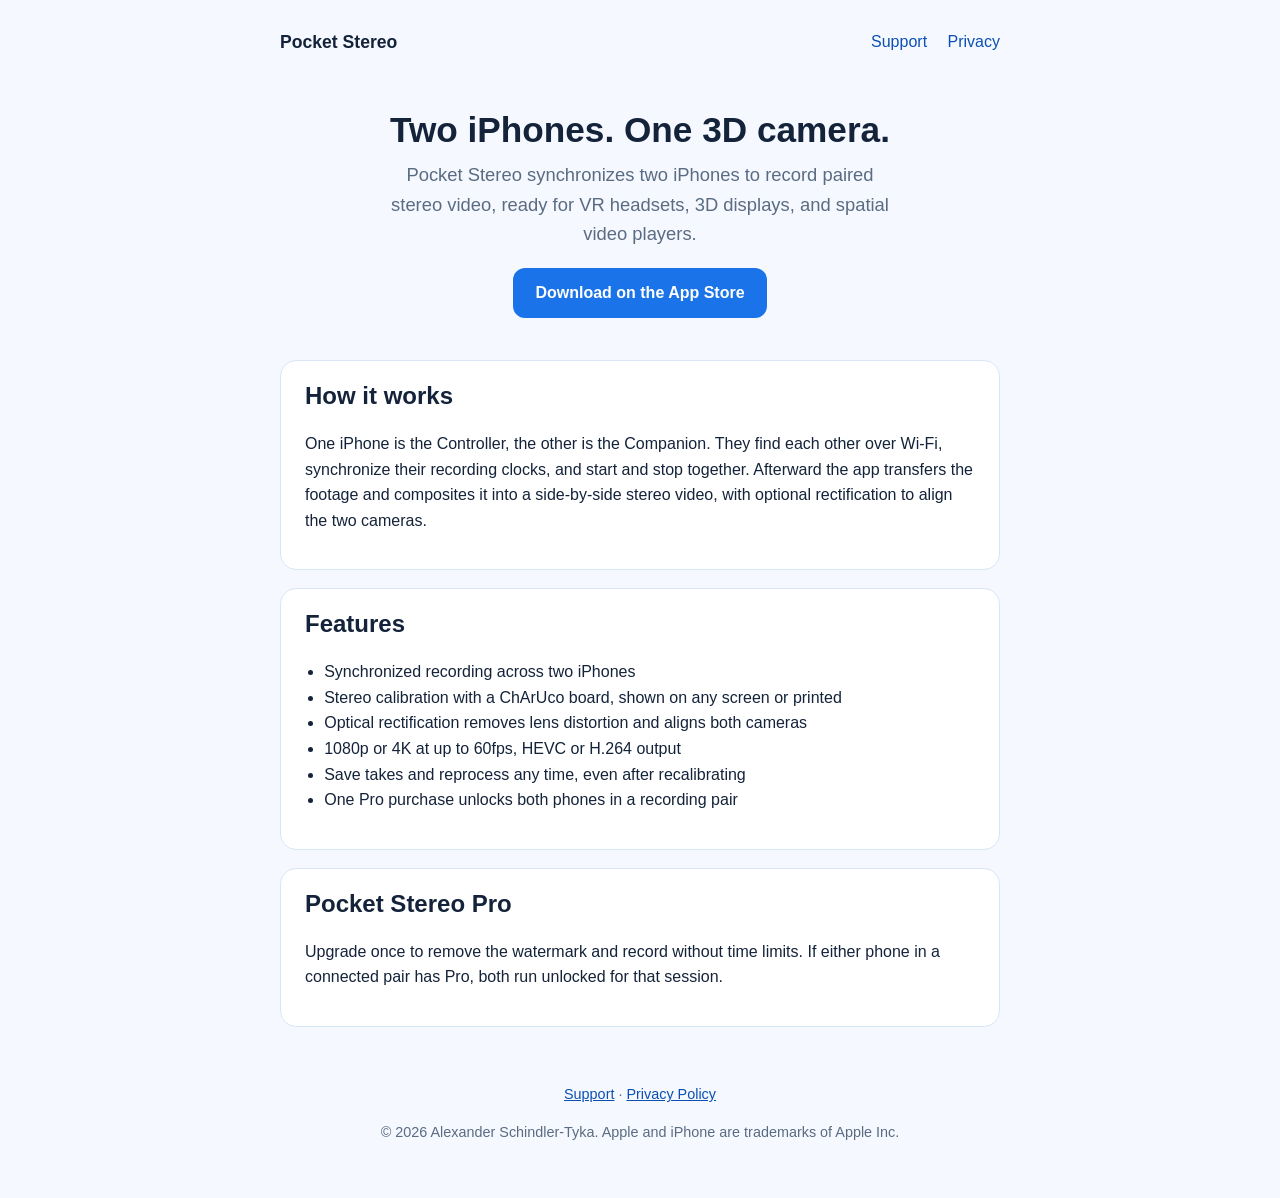
<file: index.html>
<!DOCTYPE html>
<html lang="en">
<head>
  <meta charset="utf-8">
  <meta name="viewport" content="width=device-width, initial-scale=1">
  <title>Pocket Stereo – Synchronized stereo 3D video with two iPhones</title>
  <meta name="description" content="Pocket Stereo turns two iPhones into a synchronized stereo 3D camera for VR headsets, 3D displays, and spatial video players.">
  <link rel="stylesheet" href="style.css">
</head>
<body>
  <header>
    <a class="brand" href="index.html">Pocket Stereo</a>
    <nav>
      <a href="support.html">Support</a>
      <a href="privacy.html">Privacy</a>
    </nav>
  </header>
  <main>
    <section class="hero">
      <h1>Two iPhones. One 3D camera.</h1>
      <p>Pocket Stereo synchronizes two iPhones to record paired stereo video, ready for VR headsets, 3D displays, and spatial video players.</p>
      <!-- Replace # with your App Store link once the app is live -->
      <a class="btn" href="#">Download on the App Store</a>
    </section>

    <section class="card">
      <h2 style="margin-top:0">How it works</h2>
      <p>One iPhone is the Controller, the other is the Companion. They find each other over Wi-Fi, synchronize their recording clocks, and start and stop together. Afterward the app transfers the footage and composites it into a side-by-side stereo video, with optional rectification to align the two cameras.</p>
    </section>

    <section class="card">
      <h2 style="margin-top:0">Features</h2>
      <ul>
        <li>Synchronized recording across two iPhones</li>
        <li>Stereo calibration with a ChArUco board, shown on any screen or printed</li>
        <li>Optical rectification removes lens distortion and aligns both cameras</li>
        <li>1080p or 4K at up to 60fps, HEVC or H.264 output</li>
        <li>Save takes and reprocess any time, even after recalibrating</li>
        <li>One Pro purchase unlocks both phones in a recording pair</li>
      </ul>
    </section>

    <section class="card">
      <h2 style="margin-top:0">Pocket Stereo Pro</h2>
      <p>Upgrade once to remove the watermark and record without time limits. If either phone in a connected pair has Pro, both run unlocked for that session.</p>
    </section>
  </main>
  <footer>
    <p><a href="support.html">Support</a> · <a href="privacy.html">Privacy Policy</a></p>
    <p>&copy; 2026 Alexander Schindler-Tyka. Apple and iPhone are trademarks of Apple Inc.</p>
  </footer>
</body>
</html>
</file>
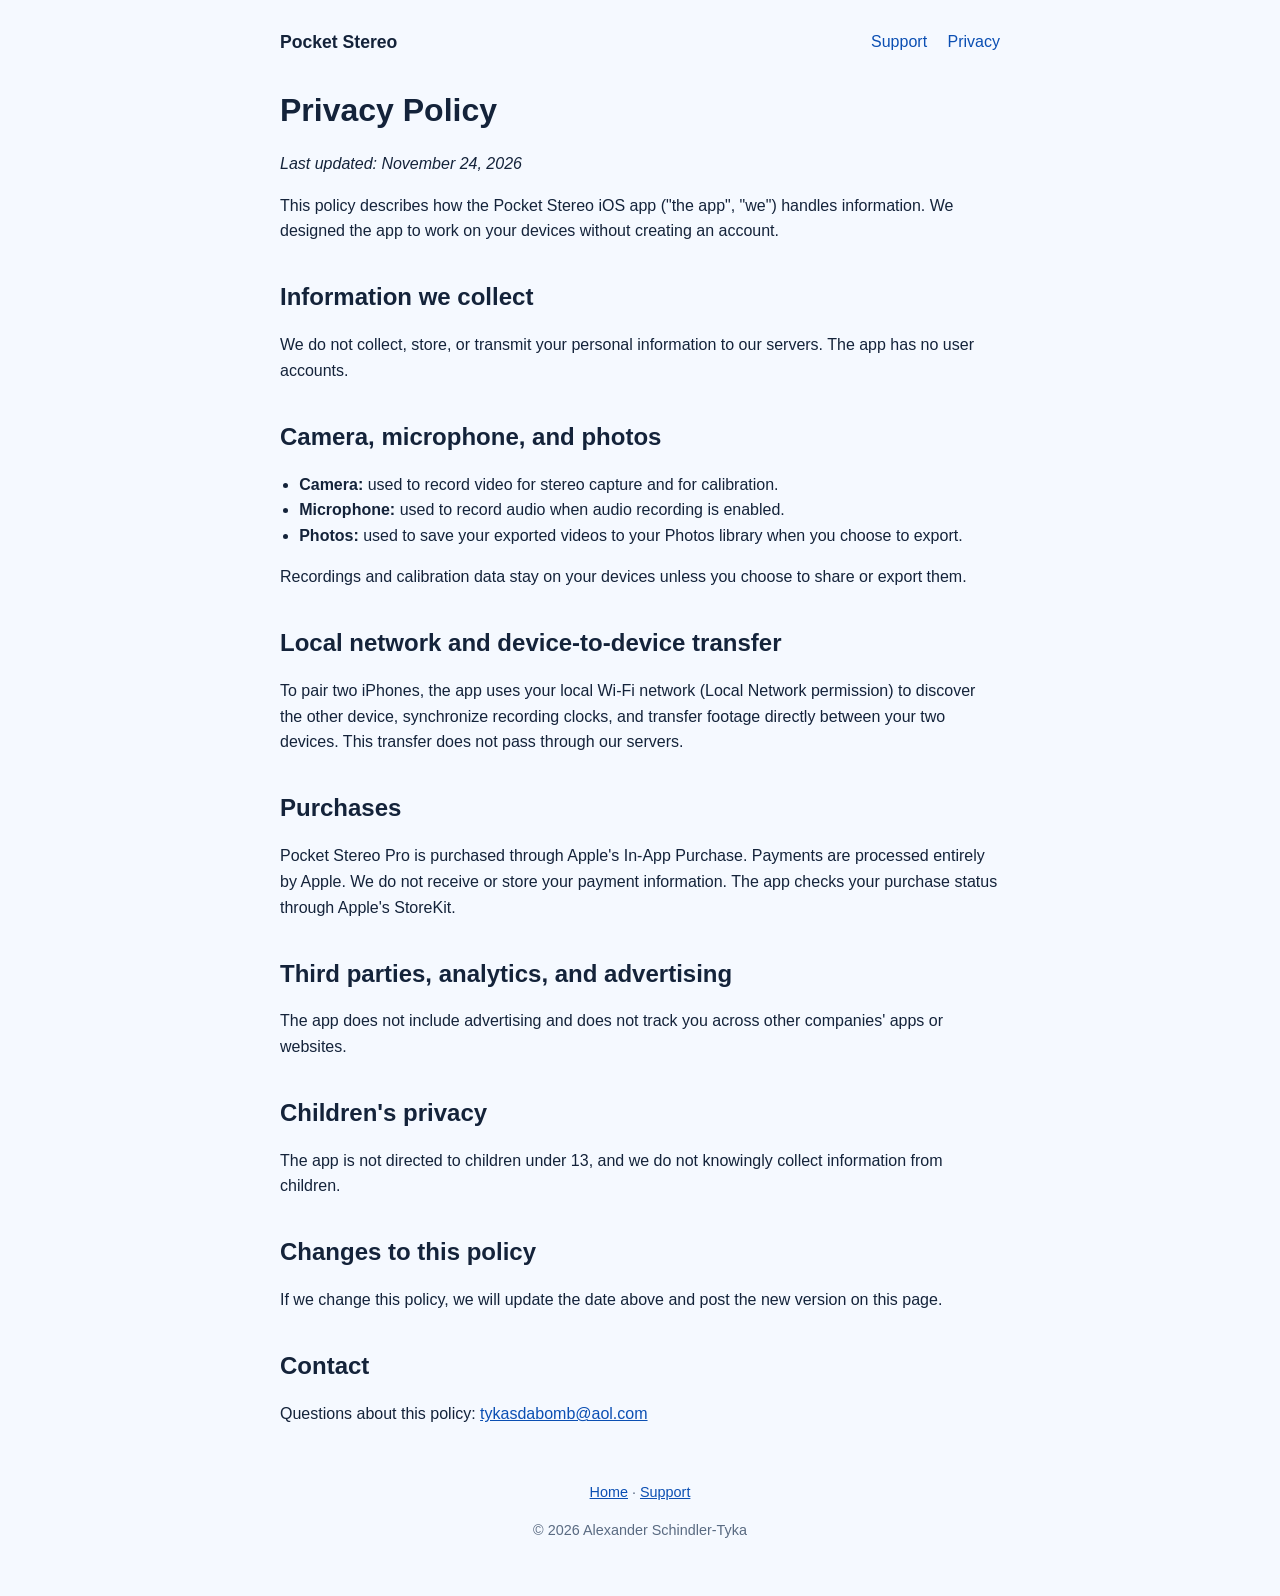
<file: privacy.html>
<!DOCTYPE html>
<html lang="en">
<head>
  <meta charset="utf-8">
  <meta name="viewport" content="width=device-width, initial-scale=1">
  <title>Pocket Stereo Privacy Policy</title>
  <meta name="description" content="Privacy policy for the Pocket Stereo iOS app.">
  <link rel="stylesheet" href="style.css">
</head>
<body>
  <header>
    <a class="brand" href="index.html">Pocket Stereo</a>
    <nav>
      <a href="support.html">Support</a>
      <a href="privacy.html">Privacy</a>
    </nav>
  </header>
  <main>
    <h1>Privacy Policy</h1>
    <p><em>Last updated: November 24, 2026</em></p>

    <p>This policy describes how the Pocket Stereo iOS app ("the app", "we") handles information. We designed the app to work on your devices without creating an account.</p>

    <h2>Information we collect</h2>
    <p>We do not collect, store, or transmit your personal information to our servers. The app has no user accounts.</p>

    <h2>Camera, microphone, and photos</h2>
    <ul>
      <li><strong>Camera:</strong> used to record video for stereo capture and for calibration.</li>
      <li><strong>Microphone:</strong> used to record audio when audio recording is enabled.</li>
      <li><strong>Photos:</strong> used to save your exported videos to your Photos library when you choose to export.</li>
    </ul>
    <p>Recordings and calibration data stay on your devices unless you choose to share or export them.</p>

    <h2>Local network and device-to-device transfer</h2>
    <p>To pair two iPhones, the app uses your local Wi-Fi network (Local Network permission) to discover the other device, synchronize recording clocks, and transfer footage directly between your two devices. This transfer does not pass through our servers.</p>

    <h2>Purchases</h2>
    <p>Pocket Stereo Pro is purchased through Apple's In-App Purchase. Payments are processed entirely by Apple. We do not receive or store your payment information. The app checks your purchase status through Apple's StoreKit.</p>

    <h2>Third parties, analytics, and advertising</h2>
    <p>The app does not include advertising and does not track you across other companies' apps or websites.</p>

    <h2>Children's privacy</h2>
    <p>The app is not directed to children under 13, and we do not knowingly collect information from children.</p>

    <h2>Changes to this policy</h2>
    <p>If we change this policy, we will update the date above and post the new version on this page.</p>

    <h2>Contact</h2>
    <p>Questions about this policy: <a href="mailto:tykasdabomb@aol.com">tykasdabomb@aol.com</a></p>
  </main>
  <footer>
    <p><a href="index.html">Home</a> · <a href="support.html">Support</a></p>
    <p>&copy; 2026 Alexander Schindler-Tyka</p>
  </footer>
</body>
</html>
</file>
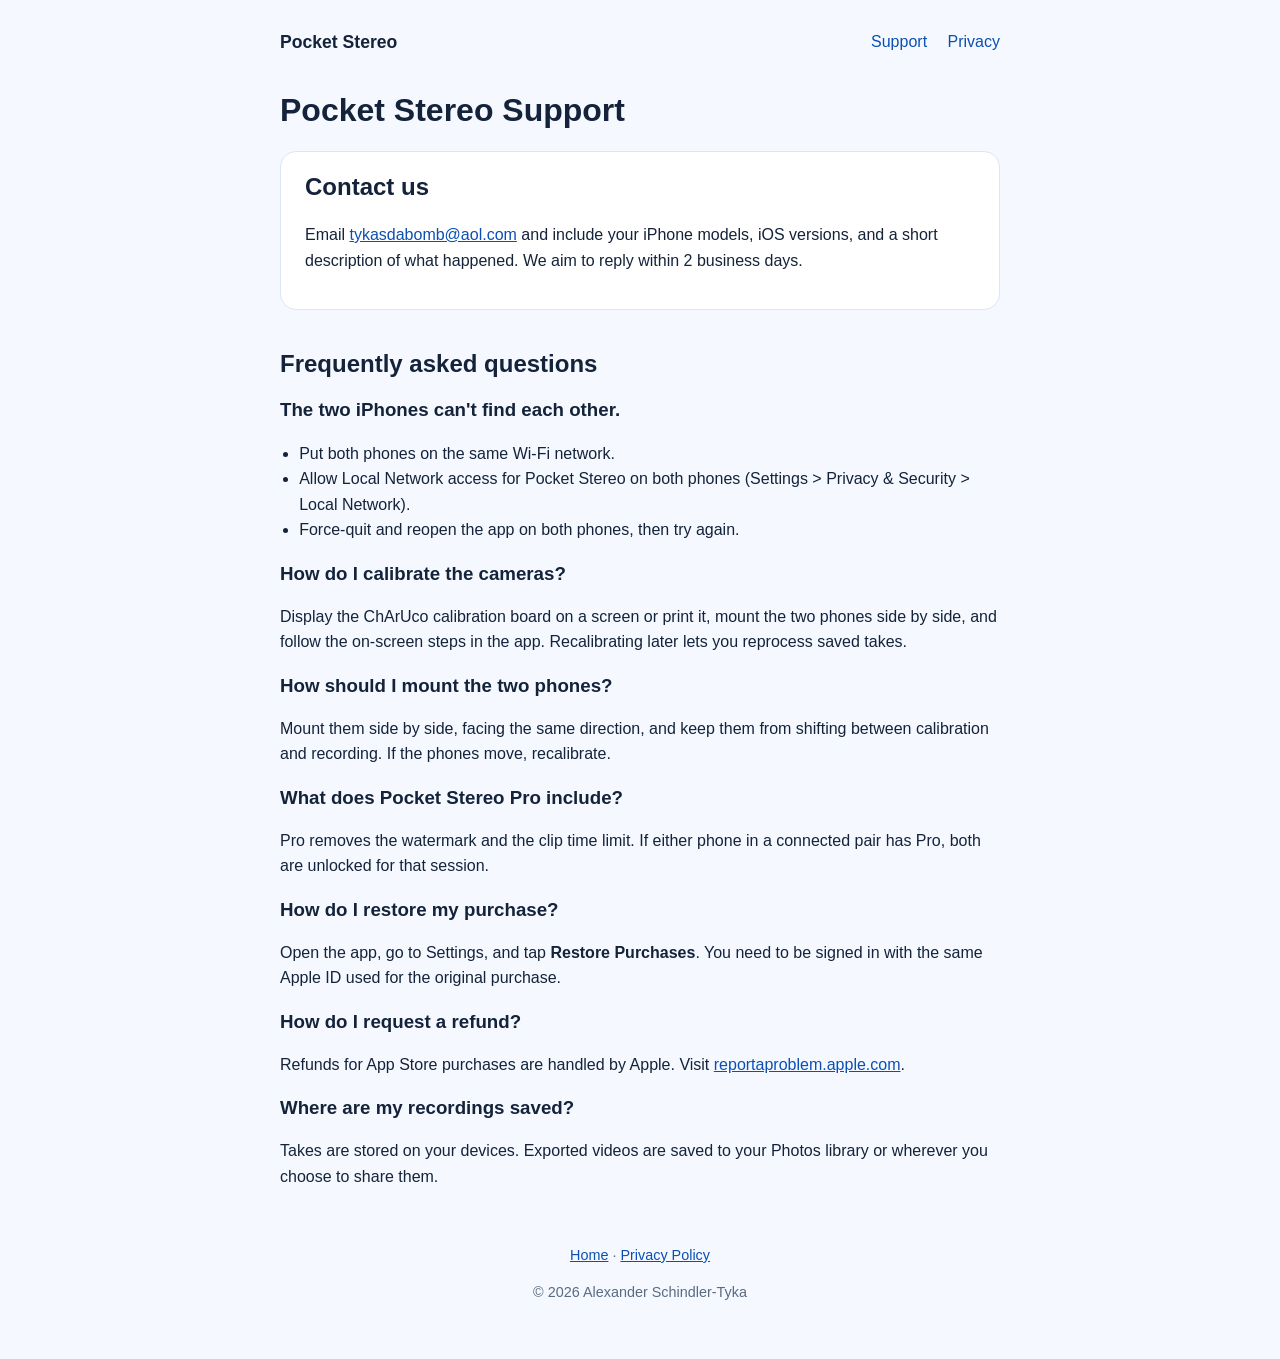
<file: support.html>
<!DOCTYPE html>
<html lang="en">
<head>
  <meta charset="utf-8">
  <meta name="viewport" content="width=device-width, initial-scale=1">
  <title>Pocket Stereo Support</title>
  <meta name="description" content="Get help with Pocket Stereo: pairing, calibration, recording, and purchases.">
  <link rel="stylesheet" href="style.css">
</head>
<body>
  <header>
    <a class="brand" href="index.html">Pocket Stereo</a>
    <nav>
      <a href="support.html">Support</a>
      <a href="privacy.html">Privacy</a>
    </nav>
  </header>
  <main>
    <h1>Pocket Stereo Support</h1>

    <div class="card">
      <h2 style="margin-top:0">Contact us</h2>
      <p>Email <a href="mailto:tykasdabomb@aol.com">tykasdabomb@aol.com</a> and include your iPhone models, iOS versions, and a short description of what happened. We aim to reply within 2 business days.</p>
    </div>

    <h2>Frequently asked questions</h2>

    <h3>The two iPhones can't find each other.</h3>
    <ul>
      <li>Put both phones on the same Wi-Fi network.</li>
      <li>Allow Local Network access for Pocket Stereo on both phones (Settings &gt; Privacy &amp; Security &gt; Local Network).</li>
      <li>Force-quit and reopen the app on both phones, then try again.</li>
    </ul>

    <h3>How do I calibrate the cameras?</h3>
    <p>Display the ChArUco calibration board on a screen or print it, mount the two phones side by side, and follow the on-screen steps in the app. Recalibrating later lets you reprocess saved takes.</p>

    <h3>How should I mount the two phones?</h3>
    <p>Mount them side by side, facing the same direction, and keep them from shifting between calibration and recording. If the phones move, recalibrate.</p>

    <h3>What does Pocket Stereo Pro include?</h3>
    <p>Pro removes the watermark and the clip time limit. If either phone in a connected pair has Pro, both are unlocked for that session.</p>

    <h3>How do I restore my purchase?</h3>
    <p>Open the app, go to Settings, and tap <strong>Restore Purchases</strong>. You need to be signed in with the same Apple ID used for the original purchase.</p>

    <h3>How do I request a refund?</h3>
    <p>Refunds for App Store purchases are handled by Apple. Visit <a href="https://reportaproblem.apple.com">reportaproblem.apple.com</a>.</p>

    <h3>Where are my recordings saved?</h3>
    <p>Takes are stored on your devices. Exported videos are saved to your Photos library or wherever you choose to share them.</p>
  </main>
  <footer>
    <p><a href="index.html">Home</a> · <a href="privacy.html">Privacy Policy</a></p>
    <p>&copy; 2026 Alexander Schindler-Tyka</p>
  </footer>
</body>
</html>
</file>
<file: style.css>
:root {
  --blue: #1a73e8;
  --blue-dark: #0b4fb3;
  --bg: #f5f9ff;
  --text: #14233a;
  --muted: #5a6b82;
  --card: #ffffff;
  --border: #d9e6f7;
}
* { box-sizing: border-box; }
body {
  margin: 0;
  font-family: -apple-system, BlinkMacSystemFont, "SF Pro Text", "Segoe UI", Roboto, sans-serif;
  background: var(--bg);
  color: var(--text);
  line-height: 1.6;
}
header, main, footer { max-width: 760px; margin: 0 auto; padding: 0 20px; }
header { padding-top: 28px; padding-bottom: 12px; display: flex; justify-content: space-between; align-items: center; flex-wrap: wrap; gap: 8px; }
header .brand { font-weight: 700; font-size: 1.1rem; color: var(--text); text-decoration: none; }
nav a { margin-left: 16px; color: var(--blue-dark); text-decoration: none; font-weight: 500; }
nav a:hover { text-decoration: underline; }
.hero { text-align: center; padding: 40px 0 24px; }
.hero h1 { font-size: 2.2rem; margin: 0 0 8px; }
.hero p { font-size: 1.15rem; color: var(--muted); margin: 0 auto 20px; max-width: 520px; }
.btn { display: inline-block; background: var(--blue); color: #fff; padding: 12px 22px; border-radius: 12px; text-decoration: none; font-weight: 600; }
.btn:hover { background: var(--blue-dark); }
.card { background: var(--card); border: 1px solid var(--border); border-radius: 16px; padding: 20px 24px; margin: 18px 0; }
h1, h2, h3 { line-height: 1.25; }
h2 { margin-top: 1.6em; }
a { color: var(--blue-dark); }
ul { padding-left: 1.2em; }
footer { padding-top: 24px; padding-bottom: 40px; color: var(--muted); font-size: 0.9rem; text-align: center; }
</file>
